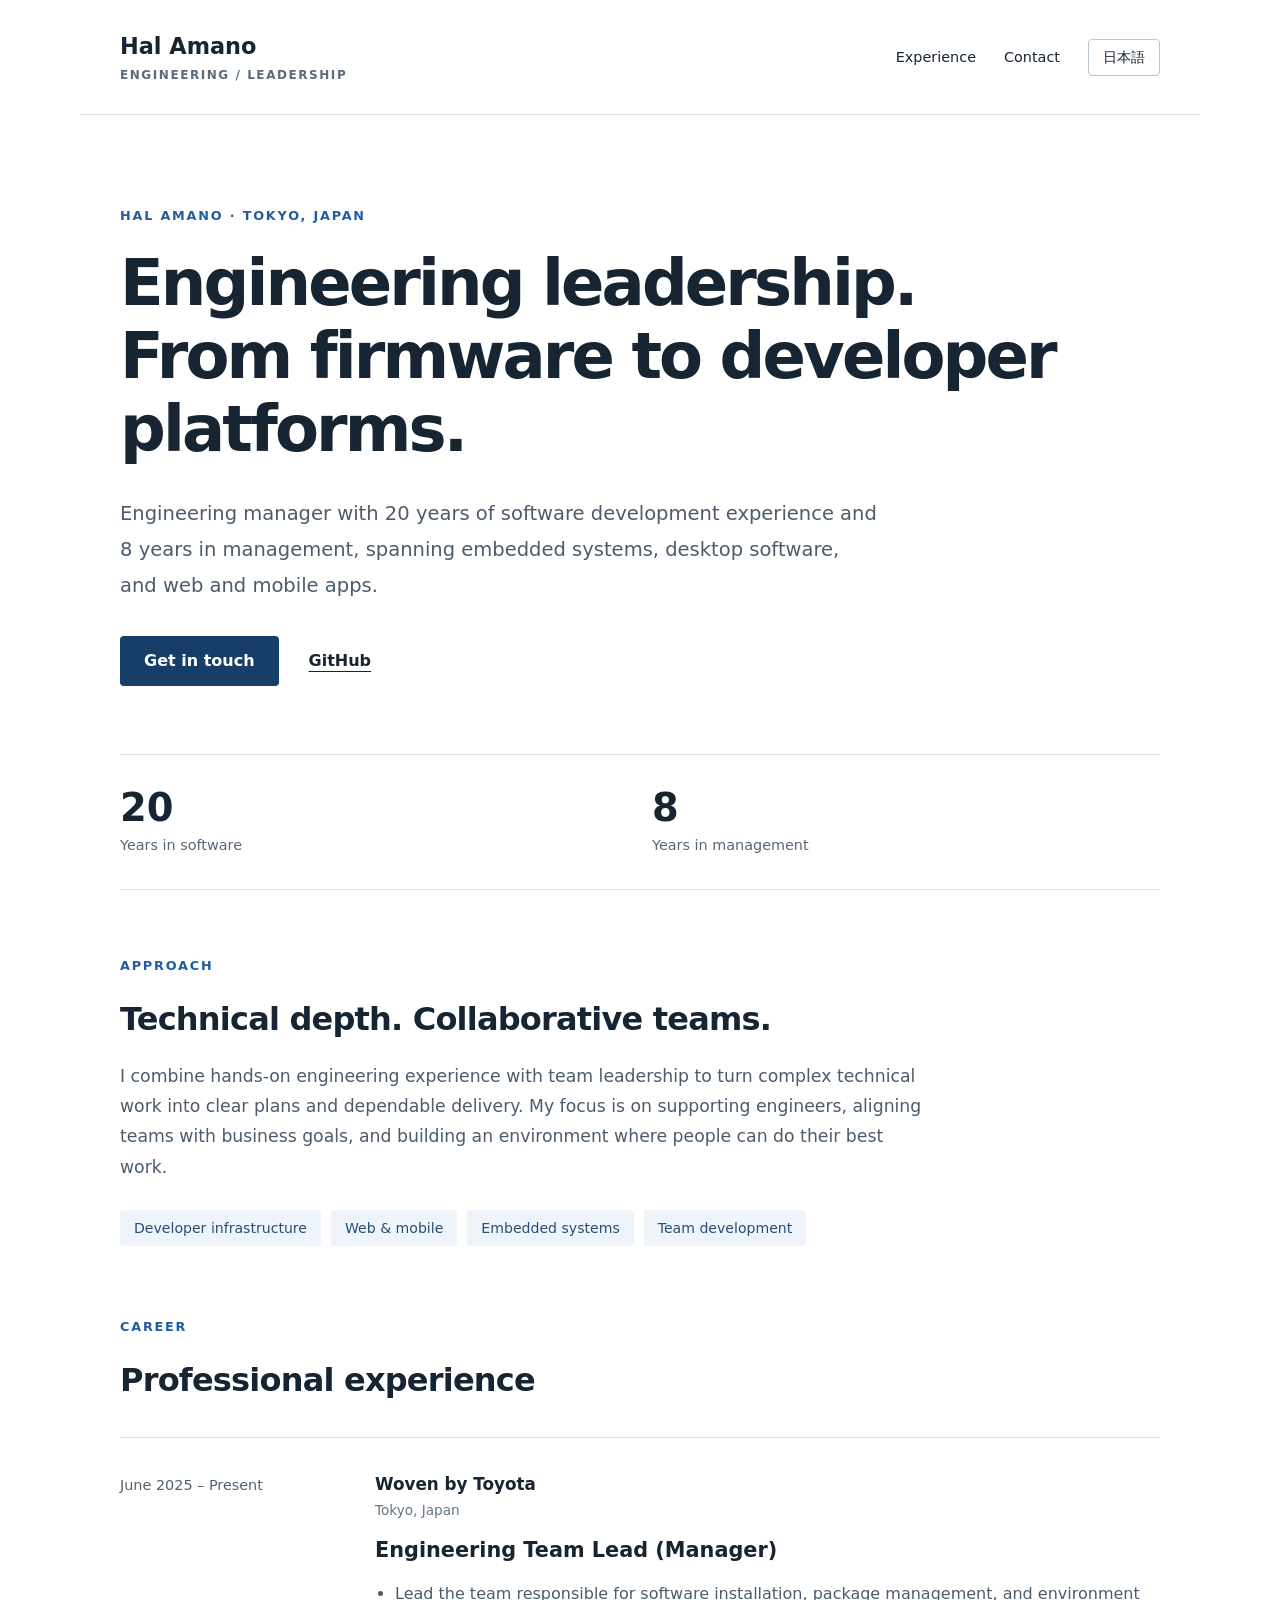
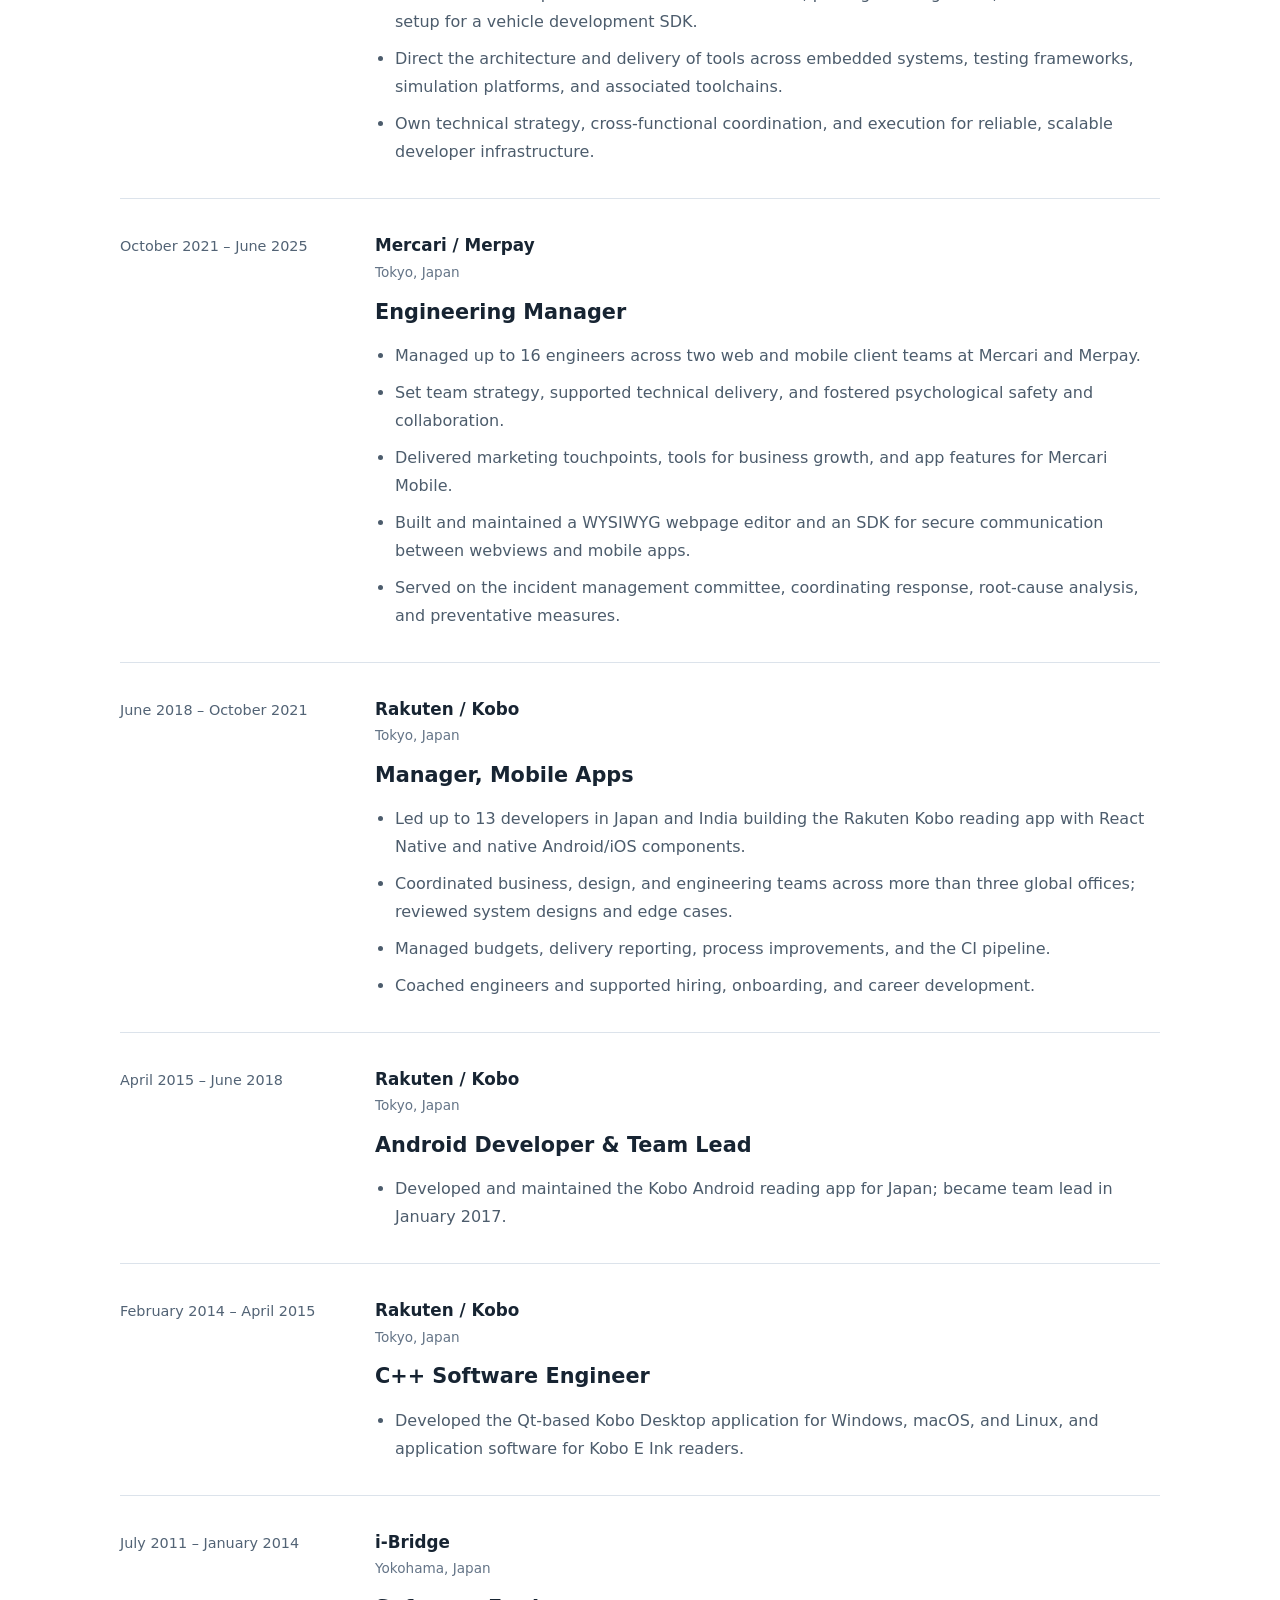
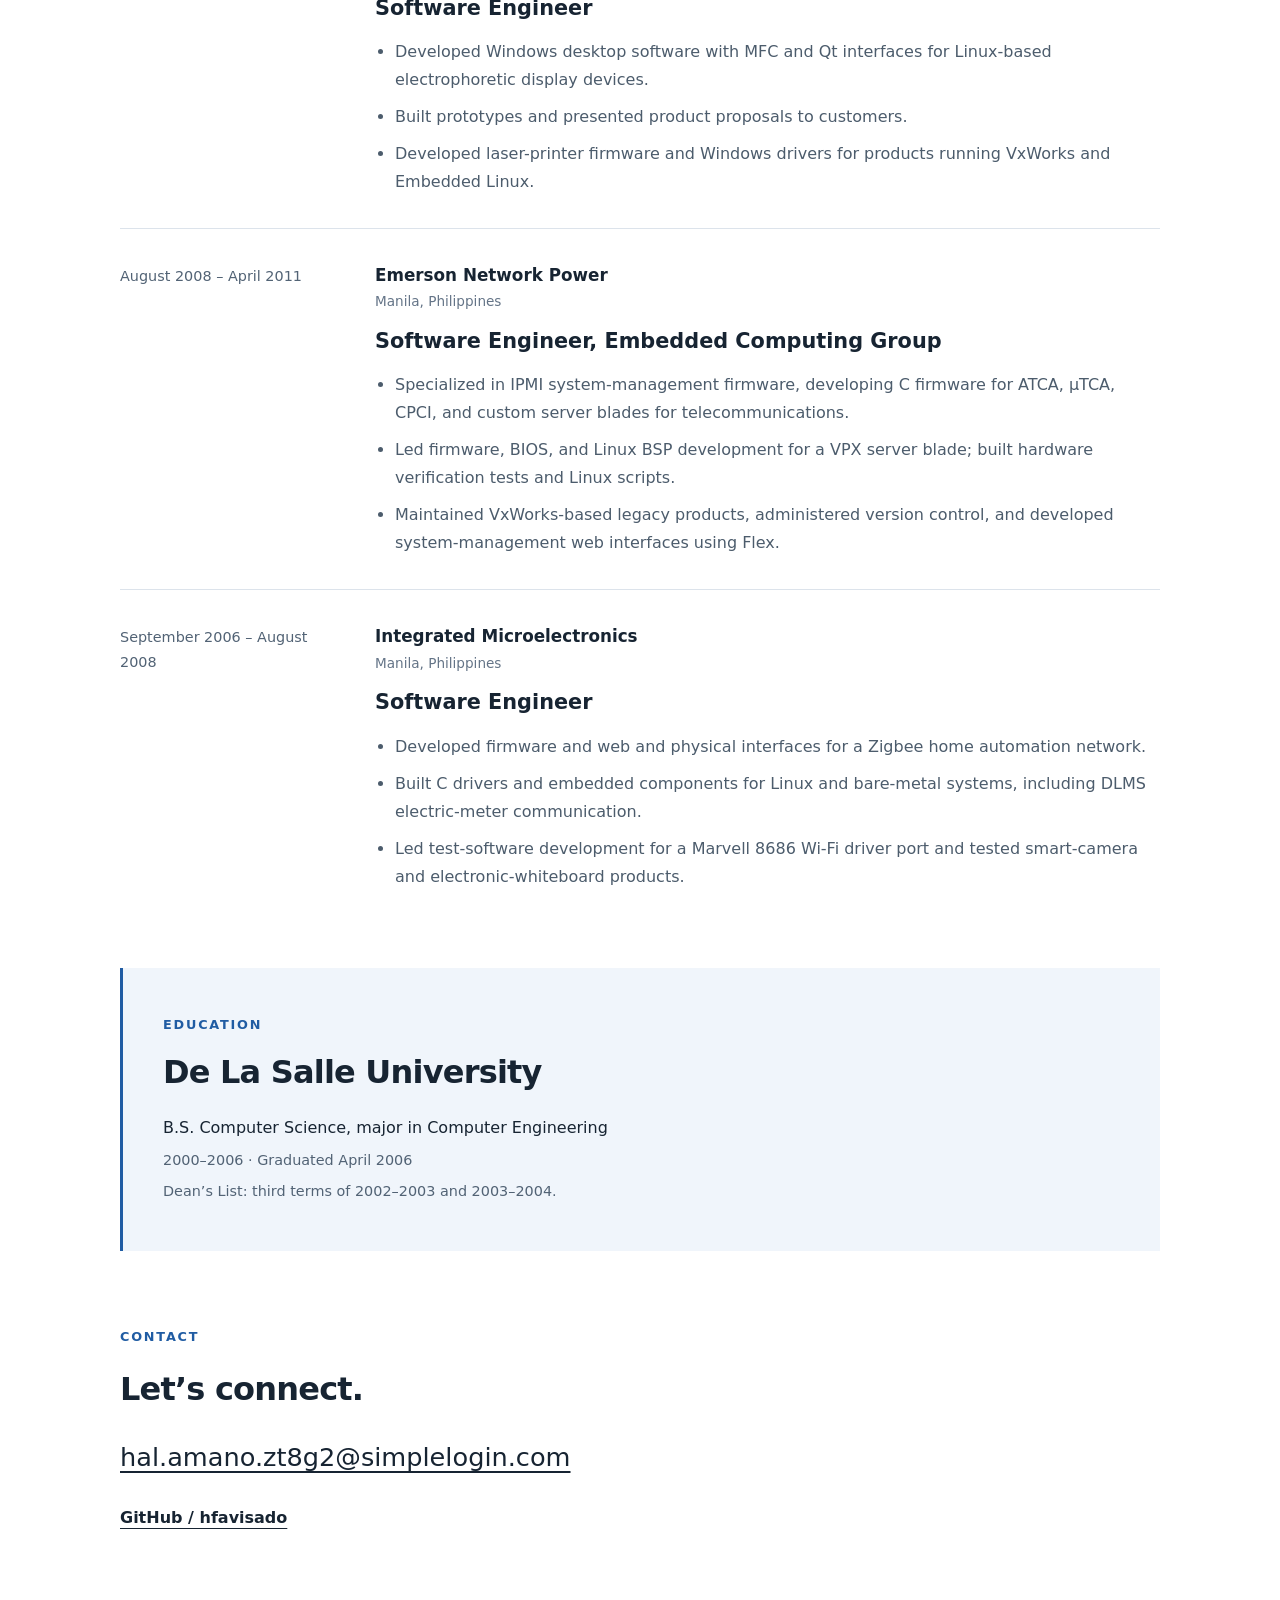
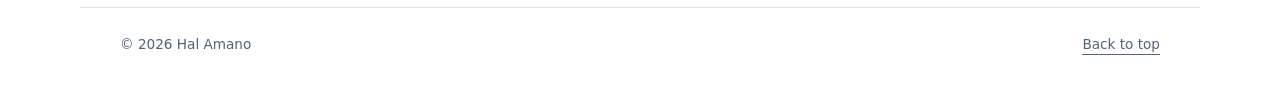
<file: index.html>
<!doctype html>
<html lang="en"><head><meta charset="utf-8"><meta name="viewport" content="width=device-width, initial-scale=1"><title>Hal Amano | Engineering Manager</title><meta name="description" content="Engineering manager with extensive software development and management experience spanning embedded systems, desktop software, and web and mobile apps."><link rel="stylesheet" href="styles.css"><link rel="icon" href="favicon.svg" type="image/svg+xml"><link rel="alternate" hreflang="en" href="index.html"><link rel="alternate" hreflang="ja" href="ja.html"><script src="script.js" defer></script></head>
<body><a class="skip" href="#main">Skip to content</a><header class="header"><a class="brand" href="index.html">Hal Amano<span>ENGINEERING / LEADERSHIP</span></a><nav aria-label="Main navigation"><a href="#experience">Experience</a><a href="#contact">Contact</a><a class="language" href="ja.html" lang="ja">日本語</a></nav></header>
<main id="main"><section class="hero"><p class="eyebrow">HAL AMANO · TOKYO, JAPAN</p><h1>Engineering leadership.<br>From firmware to developer platforms.</h1><p class="intro">Engineering manager with <span data-years-since="2006-09"></span> years of software development experience and <span data-years-since="2018-06"></span> years in management, spanning embedded systems, desktop software, and web and mobile apps.</p><div class="hero-links"><a class="button" href="mailto:hal.amano.zt8g2@simplelogin.com">Get in touch</a><a class="text-link" href="https://github.com/hfavisado">GitHub</a></div><div class="facts" style="grid-template-columns:repeat(2,1fr)"><div><strong data-years-since="2006-09"></strong><span>Years in software</span></div><div><strong data-years-since="2018-06"></strong><span>Years in management</span></div></div></section>
<section class="about"><p class="eyebrow">APPROACH</p><h2>Technical depth. Collaborative teams.</h2><p>I combine hands-on engineering experience with team leadership to turn complex technical work into clear plans and dependable delivery. My focus is on supporting engineers, aligning teams with business goals, and building an environment where people can do their best work.</p><div class="areas"><span>Developer infrastructure</span><span>Web & mobile</span><span>Embedded systems</span><span>Team development</span></div></section>
<section id="experience" class="experience"><div class="section-heading"><p class="eyebrow">CAREER</p><h2>Professional experience</h2></div><article class="role"><div class="when">June 2025 – Present</div><div><p class="company">Woven by Toyota <span>Tokyo, Japan</span></p><h3>Engineering Team Lead (Manager)</h3><ul><li>Lead the team responsible for software installation, package management, and environment setup for a vehicle development SDK.</li><li>Direct the architecture and delivery of tools across embedded systems, testing frameworks, simulation platforms, and associated toolchains.</li><li>Own technical strategy, cross-functional coordination, and execution for reliable, scalable developer infrastructure.</li></ul></div></article><article class="role"><div class="when">October 2021 – June 2025</div><div><p class="company">Mercari / Merpay <span>Tokyo, Japan</span></p><h3>Engineering Manager</h3><ul><li>Managed up to 16 engineers across two web and mobile client teams at Mercari and Merpay.</li><li>Set team strategy, supported technical delivery, and fostered psychological safety and collaboration.</li><li>Delivered marketing touchpoints, tools for business growth, and app features for Mercari Mobile.</li><li>Built and maintained a WYSIWYG webpage editor and an SDK for secure communication between webviews and mobile apps.</li><li>Served on the incident management committee, coordinating response, root-cause analysis, and preventative measures.</li></ul></div></article><article class="role"><div class="when">June 2018 – October 2021</div><div><p class="company">Rakuten / Kobo <span>Tokyo, Japan</span></p><h3>Manager, Mobile Apps</h3><ul><li>Led up to 13 developers in Japan and India building the Rakuten Kobo reading app with React Native and native Android/iOS components.</li><li>Coordinated business, design, and engineering teams across more than three global offices; reviewed system designs and edge cases.</li><li>Managed budgets, delivery reporting, process improvements, and the CI pipeline.</li><li>Coached engineers and supported hiring, onboarding, and career development.</li></ul></div></article><article class="role"><div class="when">April 2015 – June 2018</div><div><p class="company">Rakuten / Kobo <span>Tokyo, Japan</span></p><h3>Android Developer &amp; Team Lead</h3><ul><li>Developed and maintained the Kobo Android reading app for Japan; became team lead in January 2017.</li></ul></div></article><article class="role"><div class="when">February 2014 – April 2015</div><div><p class="company">Rakuten / Kobo <span>Tokyo, Japan</span></p><h3>C++ Software Engineer</h3><ul><li>Developed the Qt-based Kobo Desktop application for Windows, macOS, and Linux, and application software for Kobo E Ink readers.</li></ul></div></article><article class="role"><div class="when">July 2011 – January 2014</div><div><p class="company">i-Bridge <span>Yokohama, Japan</span></p><h3>Software Engineer</h3><ul><li>Developed Windows desktop software with MFC and Qt interfaces for Linux-based electrophoretic display devices.</li><li>Built prototypes and presented product proposals to customers.</li><li>Developed laser-printer firmware and Windows drivers for products running VxWorks and Embedded Linux.</li></ul></div></article><article class="role"><div class="when">August 2008 – April 2011</div><div><p class="company">Emerson Network Power <span>Manila, Philippines</span></p><h3>Software Engineer, Embedded Computing Group</h3><ul><li>Specialized in IPMI system-management firmware, developing C firmware for ATCA, μTCA, CPCI, and custom server blades for telecommunications.</li><li>Led firmware, BIOS, and Linux BSP development for a VPX server blade; built hardware verification tests and Linux scripts.</li><li>Maintained VxWorks-based legacy products, administered version control, and developed system-management web interfaces using Flex.</li></ul></div></article><article class="role"><div class="when">September 2006 – August 2008</div><div><p class="company">Integrated Microelectronics <span>Manila, Philippines</span></p><h3>Software Engineer</h3><ul><li>Developed firmware and web and physical interfaces for a Zigbee home automation network.</li><li>Built C drivers and embedded components for Linux and bare-metal systems, including DLMS electric-meter communication.</li><li>Led test-software development for a Marvell 8686 Wi-Fi driver port and tested smart-camera and electronic-whiteboard products.</li></ul></div></article></section>
<section class="education"><p class="eyebrow">EDUCATION</p><h2>De La Salle University</h2><p>B.S. Computer Science, major in Computer Engineering</p><p class="muted">2000–2006 · Graduated April 2006</p><p class="muted">Dean’s List: third terms of 2002–2003 and 2003–2004.</p></section>
<section id="contact" class="contact"><p class="eyebrow">CONTACT</p><h2>Let’s connect.</h2><a class="email" href="mailto:hal.amano.zt8g2@simplelogin.com">hal.amano.zt8g2@simplelogin.com</a><a class="text-link" href="https://github.com/hfavisado">GitHub / hfavisado</a></section></main><footer><span>© <span data-current-year></span> Hal Amano</span><a href="#main">Back to top</a></footer></body></html>
</file>
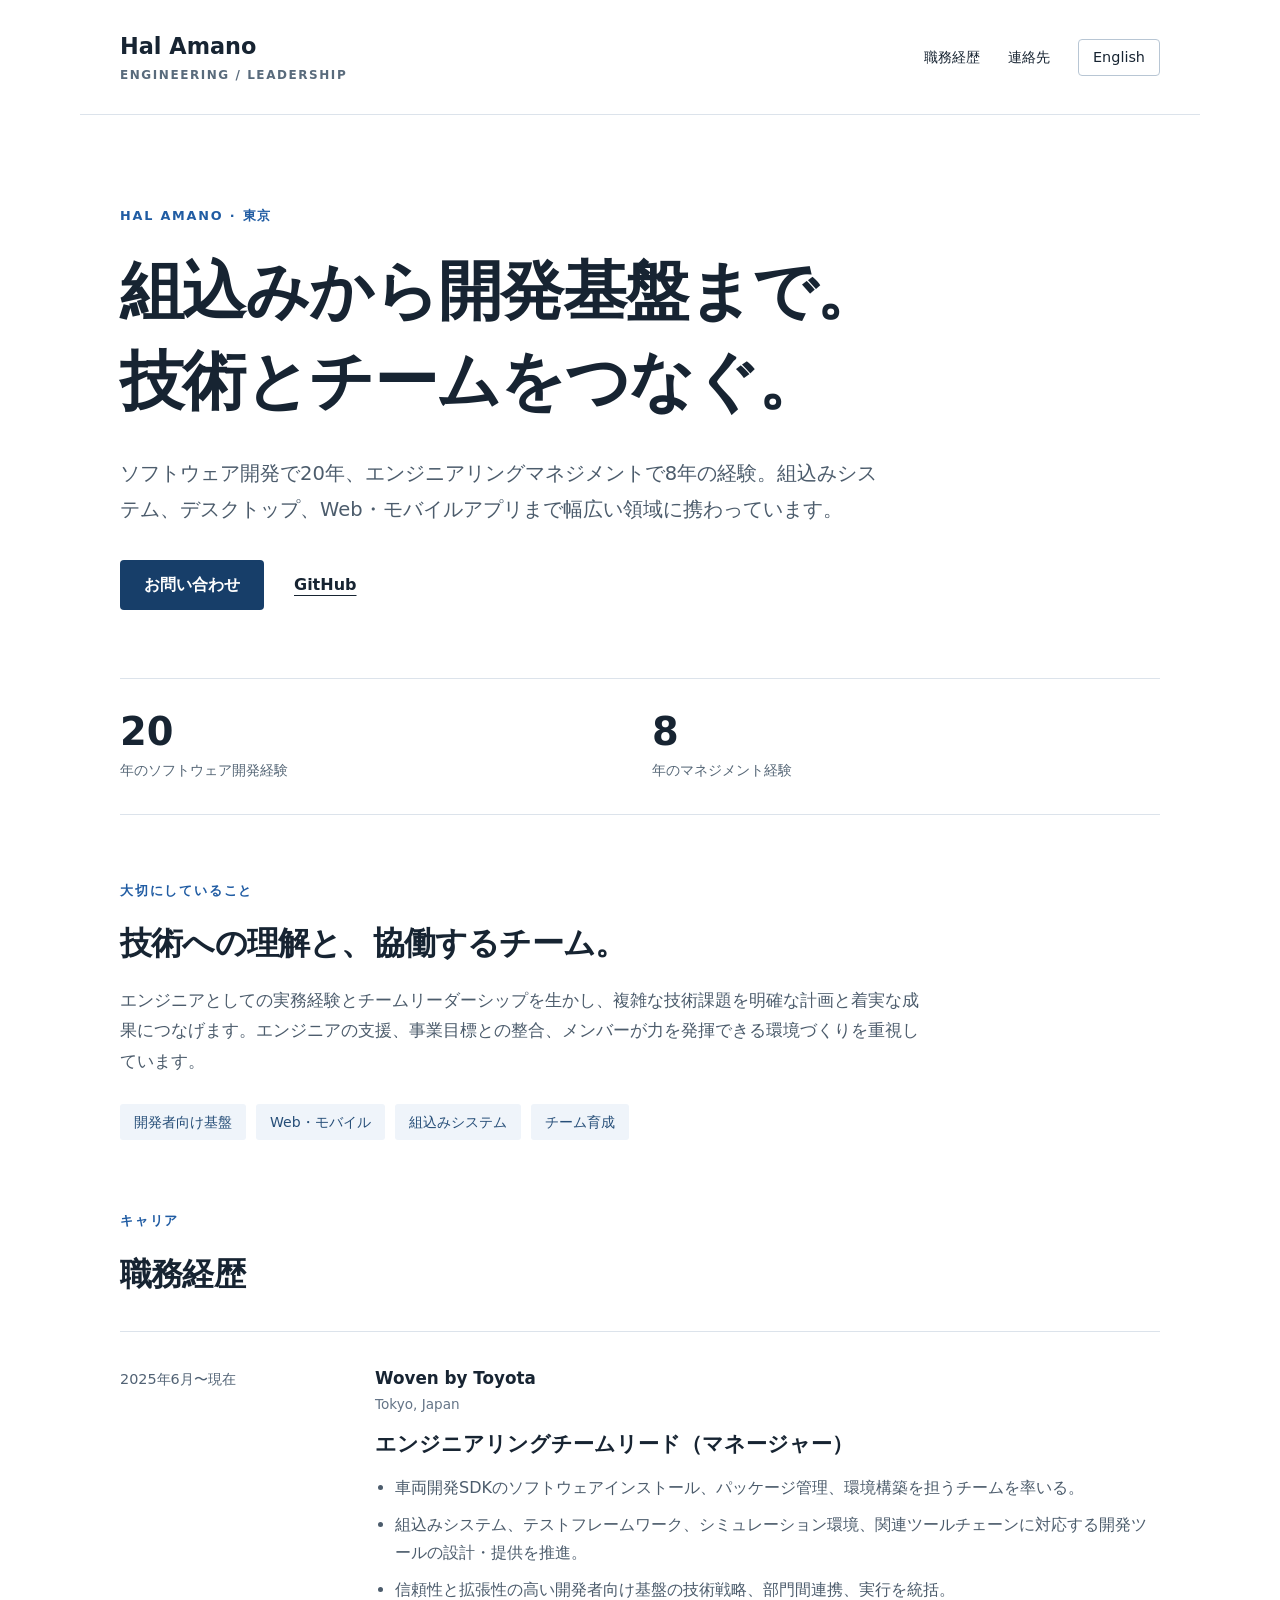
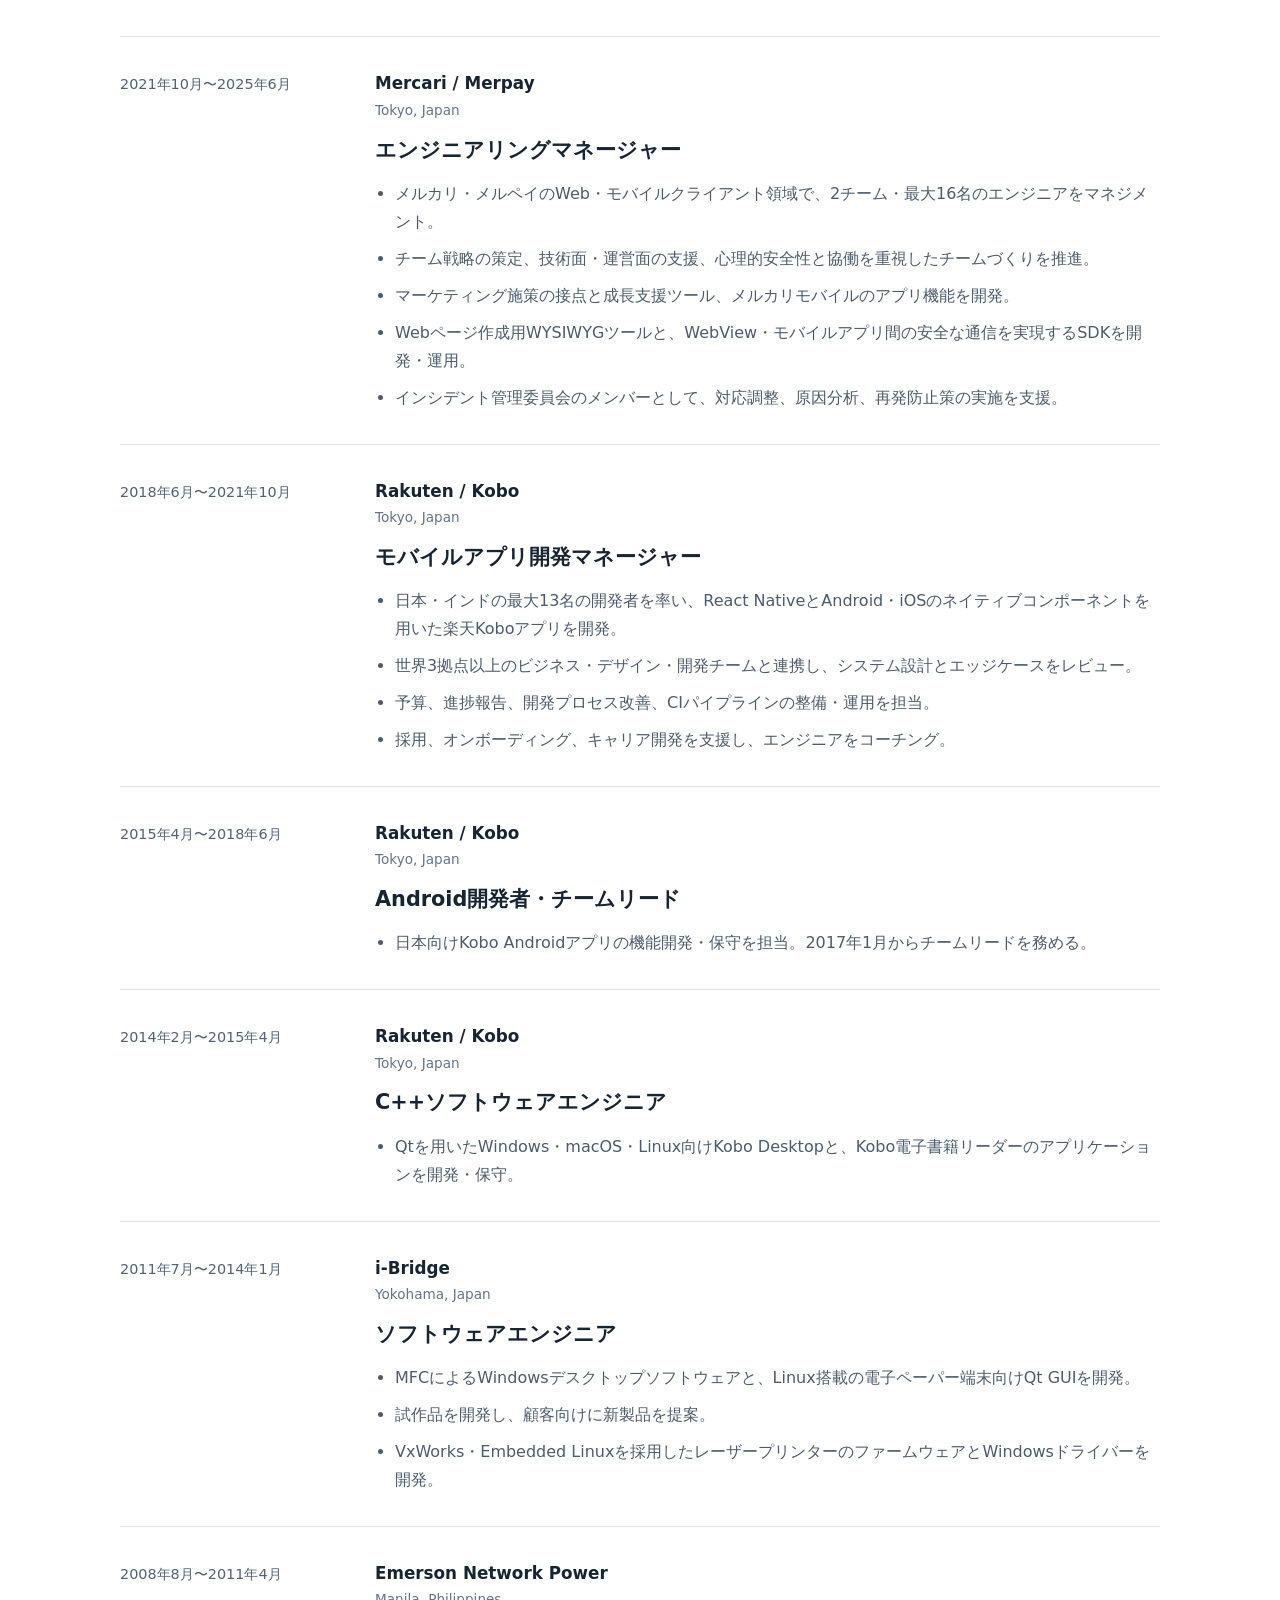
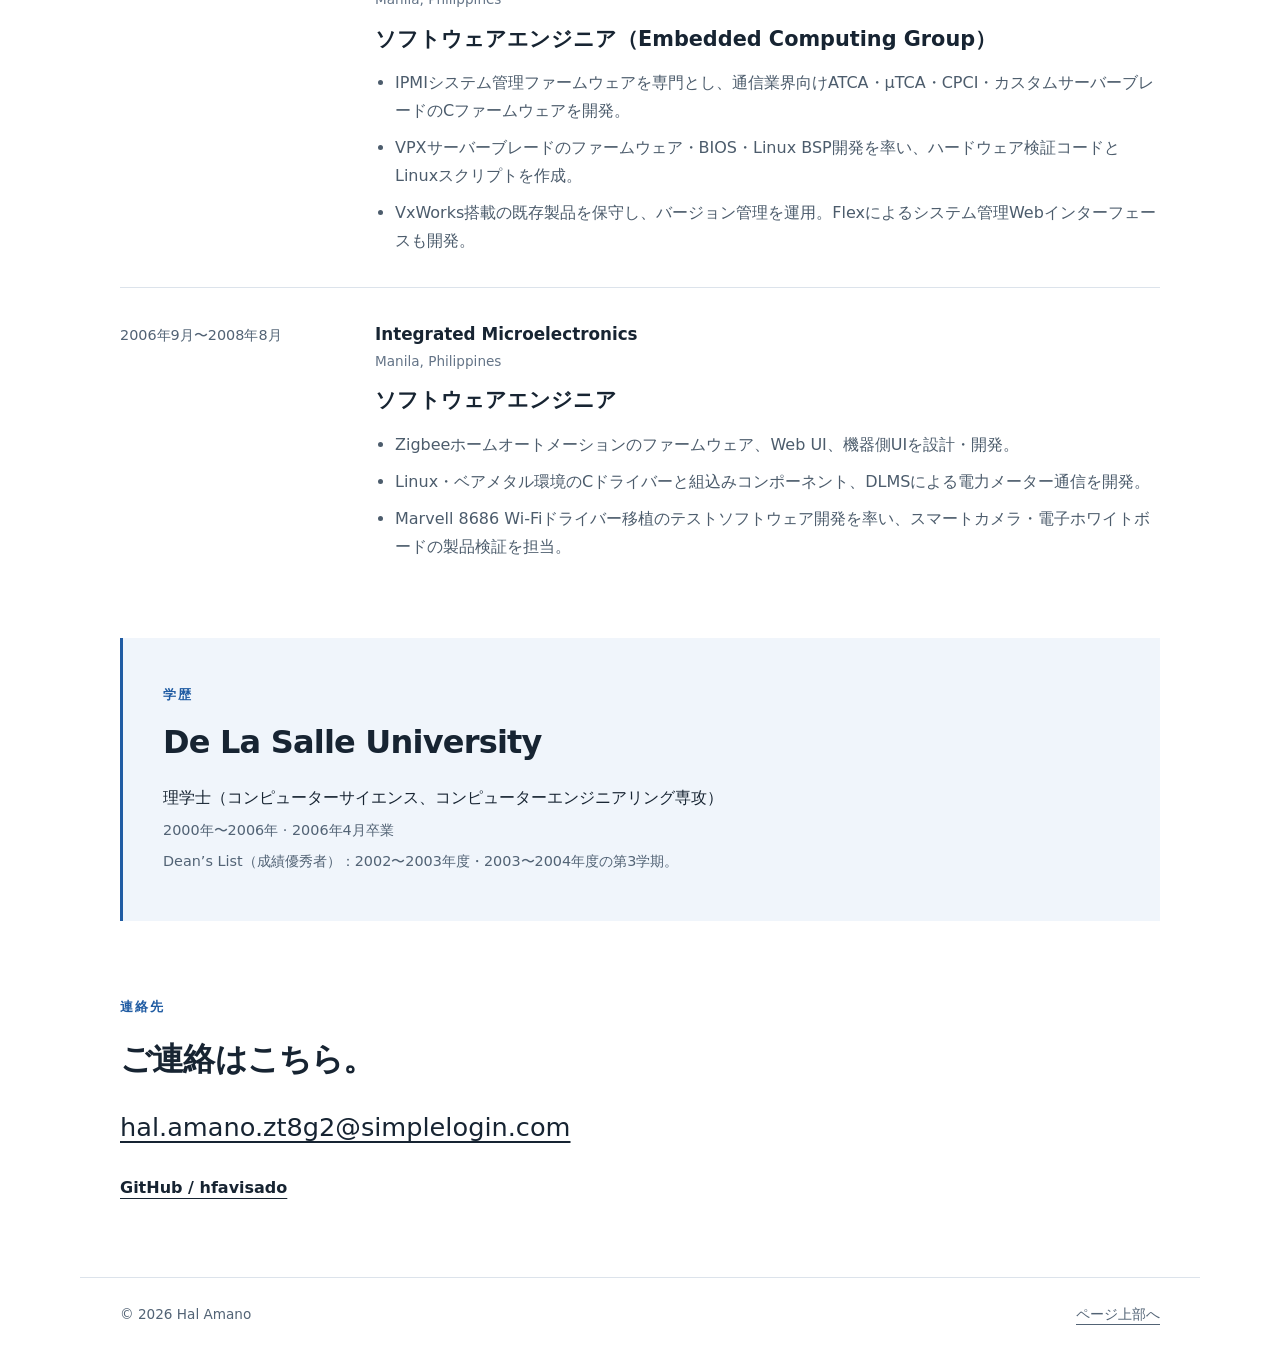
<file: ja.html>
<!doctype html>
<html lang="ja"><head><meta charset="utf-8"><meta name="viewport" content="width=device-width, initial-scale=1"><title>Hal Amano | エンジニアリングマネージャー</title><meta name="description" content="ソフトウェア開発で20年、エンジニアリングマネジメントで8年の経験。組込みシステム、デスクトップ、Web・モバイルアプリまで幅広い領域に携わっています。"><link rel="stylesheet" href="styles.css"><link rel="icon" href="favicon.svg" type="image/svg+xml"><link rel="alternate" hreflang="en" href="index.html"><link rel="alternate" hreflang="ja" href="ja.html"></head>
<body><a class="skip" href="#main">本文へ</a><header class="header"><a class="brand" href="ja.html">Hal Amano<span>ENGINEERING / LEADERSHIP</span></a><nav aria-label="メインナビゲーション"><a href="#experience">職務経歴</a><a href="#contact">連絡先</a><a class="language" href="index.html" lang="en">English</a></nav></header>
<main id="main"><section class="hero"><p class="eyebrow">HAL AMANO · 東京</p><h1>組込みから開発基盤まで。<br>技術とチームをつなぐ。</h1><p class="intro">ソフトウェア開発で20年、エンジニアリングマネジメントで8年の経験。組込みシステム、デスクトップ、Web・モバイルアプリまで幅広い領域に携わっています。</p><div class="hero-links"><a class="button" href="mailto:hal.amano.zt8g2@simplelogin.com">お問い合わせ</a><a class="text-link" href="https://github.com/hfavisado">GitHub</a></div><div class="facts" style="grid-template-columns:repeat(2,1fr)"><div><strong>20</strong><span>年のソフトウェア開発経験</span></div><div><strong>8</strong><span>年のマネジメント経験</span></div></div></section>
<section class="about"><p class="eyebrow">大切にしていること</p><h2>技術への理解と、協働するチーム。</h2><p>エンジニアとしての実務経験とチームリーダーシップを生かし、複雑な技術課題を明確な計画と着実な成果につなげます。エンジニアの支援、事業目標との整合、メンバーが力を発揮できる環境づくりを重視しています。</p><div class="areas"><span>開発者向け基盤</span><span>Web・モバイル</span><span>組込みシステム</span><span>チーム育成</span></div></section>
<section id="experience" class="experience"><div class="section-heading"><p class="eyebrow">キャリア</p><h2>職務経歴</h2></div><article class="role"><div class="when">2025年6月〜現在</div><div><p class="company">Woven by Toyota <span>Tokyo, Japan</span></p><h3>エンジニアリングチームリード（マネージャー）</h3><ul><li>車両開発SDKのソフトウェアインストール、パッケージ管理、環境構築を担うチームを率いる。</li><li>組込みシステム、テストフレームワーク、シミュレーション環境、関連ツールチェーンに対応する開発ツールの設計・提供を推進。</li><li>信頼性と拡張性の高い開発者向け基盤の技術戦略、部門間連携、実行を統括。</li></ul></div></article><article class="role"><div class="when">2021年10月〜2025年6月</div><div><p class="company">Mercari / Merpay <span>Tokyo, Japan</span></p><h3>エンジニアリングマネージャー</h3><ul><li>メルカリ・メルペイのWeb・モバイルクライアント領域で、2チーム・最大16名のエンジニアをマネジメント。</li><li>チーム戦略の策定、技術面・運営面の支援、心理的安全性と協働を重視したチームづくりを推進。</li><li>マーケティング施策の接点と成長支援ツール、メルカリモバイルのアプリ機能を開発。</li><li>Webページ作成用WYSIWYGツールと、WebView・モバイルアプリ間の安全な通信を実現するSDKを開発・運用。</li><li>インシデント管理委員会のメンバーとして、対応調整、原因分析、再発防止策の実施を支援。</li></ul></div></article><article class="role"><div class="when">2018年6月〜2021年10月</div><div><p class="company">Rakuten / Kobo <span>Tokyo, Japan</span></p><h3>モバイルアプリ開発マネージャー</h3><ul><li>日本・インドの最大13名の開発者を率い、React NativeとAndroid・iOSのネイティブコンポーネントを用いた楽天Koboアプリを開発。</li><li>世界3拠点以上のビジネス・デザイン・開発チームと連携し、システム設計とエッジケースをレビュー。</li><li>予算、進捗報告、開発プロセス改善、CIパイプラインの整備・運用を担当。</li><li>採用、オンボーディング、キャリア開発を支援し、エンジニアをコーチング。</li></ul></div></article><article class="role"><div class="when">2015年4月〜2018年6月</div><div><p class="company">Rakuten / Kobo <span>Tokyo, Japan</span></p><h3>Android開発者・チームリード</h3><ul><li>日本向けKobo Androidアプリの機能開発・保守を担当。2017年1月からチームリードを務める。</li></ul></div></article><article class="role"><div class="when">2014年2月〜2015年4月</div><div><p class="company">Rakuten / Kobo <span>Tokyo, Japan</span></p><h3>C++ソフトウェアエンジニア</h3><ul><li>Qtを用いたWindows・macOS・Linux向けKobo Desktopと、Kobo電子書籍リーダーのアプリケーションを開発・保守。</li></ul></div></article><article class="role"><div class="when">2011年7月〜2014年1月</div><div><p class="company">i-Bridge <span>Yokohama, Japan</span></p><h3>ソフトウェアエンジニア</h3><ul><li>MFCによるWindowsデスクトップソフトウェアと、Linux搭載の電子ペーパー端末向けQt GUIを開発。</li><li>試作品を開発し、顧客向けに新製品を提案。</li><li>VxWorks・Embedded Linuxを採用したレーザープリンターのファームウェアとWindowsドライバーを開発。</li></ul></div></article><article class="role"><div class="when">2008年8月〜2011年4月</div><div><p class="company">Emerson Network Power <span>Manila, Philippines</span></p><h3>ソフトウェアエンジニア（Embedded Computing Group）</h3><ul><li>IPMIシステム管理ファームウェアを専門とし、通信業界向けATCA・μTCA・CPCI・カスタムサーバーブレードのCファームウェアを開発。</li><li>VPXサーバーブレードのファームウェア・BIOS・Linux BSP開発を率い、ハードウェア検証コードとLinuxスクリプトを作成。</li><li>VxWorks搭載の既存製品を保守し、バージョン管理を運用。Flexによるシステム管理Webインターフェースも開発。</li></ul></div></article><article class="role"><div class="when">2006年9月〜2008年8月</div><div><p class="company">Integrated Microelectronics <span>Manila, Philippines</span></p><h3>ソフトウェアエンジニア</h3><ul><li>Zigbeeホームオートメーションのファームウェア、Web UI、機器側UIを設計・開発。</li><li>Linux・ベアメタル環境のCドライバーと組込みコンポーネント、DLMSによる電力メーター通信を開発。</li><li>Marvell 8686 Wi-Fiドライバー移植のテストソフトウェア開発を率い、スマートカメラ・電子ホワイトボードの製品検証を担当。</li></ul></div></article></section>
<section class="education"><p class="eyebrow">学歴</p><h2>De La Salle University</h2><p>理学士（コンピューターサイエンス、コンピューターエンジニアリング専攻）</p><p class="muted">2000年〜2006年 · 2006年4月卒業</p><p class="muted">Dean’s List（成績優秀者）：2002〜2003年度・2003〜2004年度の第3学期。</p></section>
<section id="contact" class="contact"><p class="eyebrow">連絡先</p><h2>ご連絡はこちら。</h2><a class="email" href="mailto:hal.amano.zt8g2@simplelogin.com">hal.amano.zt8g2@simplelogin.com</a><a class="text-link" href="https://github.com/hfavisado">GitHub / hfavisado</a></section></main><footer><span>© 2026 Hal Amano</span><a href="#main">ページ上部へ</a></footer></body></html>
</file>
<file: styles.css>
*{box-sizing:border-box}html{scroll-behavior:smooth;scroll-padding-top:2rem}body{margin:0;background:#fff;color:#172432;font:1rem/1.75 system-ui,-apple-system,BlinkMacSystemFont,"Segoe UI","Noto Sans JP",sans-serif}a{color:inherit;text-underline-offset:5px}a:hover{color:#205ca3}a:focus-visible{outline:3px solid #2563eb;outline-offset:6px}.header,main,footer{max-width:1120px;margin:auto;padding-left:40px;padding-right:40px}.header{display:flex;justify-content:space-between;align-items:center;padding-top:32px;padding-bottom:30px;border-bottom:1px solid #dce3eb}.brand{font-size:1.4rem;font-weight:750;text-decoration:none;line-height:1.3}.brand span{display:block;font-size:.75rem;letter-spacing:.13em;color:#596b7c;margin-top:7px}nav{display:flex;align-items:center;gap:28px;font-size:.9rem}nav a{text-decoration:none}.language{border:1px solid #b8c6d4;padding:5px 14px;border-radius:4px}.hero{padding:90px 0 0}.eyebrow{font-size:.8rem;letter-spacing:.14em;font-weight:700;color:#205ca3;margin:0 0 20px}h1{font-size:clamp(2.4rem,5vw,4.4rem);line-height:1.14;letter-spacing:-.045em;font-weight:650;margin:0 0 30px;max-width:1000px}html[lang=ja] h1{letter-spacing:-.025em;line-height:1.4}.intro{font-size:1.22rem;line-height:1.85;color:#4c5c6c;max-width:760px;margin:0}.hero-links{display:flex;align-items:center;gap:30px;margin-top:32px}.button{padding:11px 24px;background:#173e69;color:white;border-radius:4px;text-decoration:none;font-weight:600}.button:hover{background:#205ca3;color:white}.text-link{font-weight:600}.facts{display:grid;grid-template-columns:repeat(3,1fr);margin-top:68px;padding:30px 0;border-top:1px solid #dce3eb;border-bottom:1px solid #dce3eb;gap:24px}.facts strong{display:block;font-size:2.4rem;line-height:1.2;font-weight:600}.facts span{font-size:.9rem;color:#566777}.about{padding:65px 0 70px;max-width:810px}h2{font-size:2rem;line-height:1.35;letter-spacing:-.025em;margin:0 0 20px;font-weight:650}.about p:not(.eyebrow){color:#4c5c6c;font-size:1.08rem}.areas{display:flex;flex-wrap:wrap;gap:10px;margin-top:28px}.areas span{background:#eff4fa;color:#264e78;padding:6px 14px;font-size:.88rem;border-radius:3px}.section-heading{padding-bottom:15px}.role{display:grid;grid-template-columns:225px 1fr;gap:30px;padding:32px 0;border-top:1px solid #dce3eb}.when{font-size:.9rem;color:#526375;padding-top:3px}.company{font-size:1.05rem;font-weight:700;margin:0 0 5px}.company span{display:block;color:#647487;font-size:.85rem;font-weight:400}h3{font-size:1.3rem;line-height:1.45;margin:12px 0 15px;font-weight:600}ul{margin:0;padding-left:20px;color:#4c5c6c}li+li{margin-top:9px}.education{margin-top:45px;padding:40px;background:#f0f5fb;border-left:3px solid #205ca3}.education p{margin:6px 0}.education .eyebrow{margin-bottom:15px}.muted{color:#526375;font-size:.9rem}.contact{padding:75px 0}.contact .email{display:block;font-size:clamp(1rem,2.5vw,1.6rem);overflow-wrap:anywhere;margin:24px 0}.contact .text-link{display:inline-block}footer{border-top:1px solid #dce3eb;display:flex;justify-content:space-between;padding-top:25px;padding-bottom:30px;font-size:.85rem;color:#526375}.skip{position:fixed;top:-100px;left:20px;background:#fff;padding:12px;z-index:10}.skip:focus{top:10px}@media(max-width:650px){.header,main,footer{padding-left:22px;padding-right:22px}.header{align-items:flex-start;gap:25px;flex-direction:column;padding-top:24px}nav{gap:22px}.hero{padding-top:48px}h1{font-size:2.5rem}.intro{font-size:1.08rem}.facts{margin-top:44px;gap:16px}.facts strong{font-size:2rem}.facts span{font-size:.85rem}.role{grid-template-columns:1fr;gap:10px;padding:28px 0}.education{padding:26px 22px}h2{font-size:1.7rem}.about{padding:44px 0}.contact{padding:50px 0}}@media(prefers-reduced-motion:reduce){html{scroll-behavior:auto}}@media print{nav,.hero-links,.contact,footer,.skip{display:none}.hero{padding-top:20px}.role{break-inside:avoid}.header,main{padding:0}.facts{margin-top:25px}.about{padding:25px 0}body{font-size:10pt}.education{background:none}}
</file>
